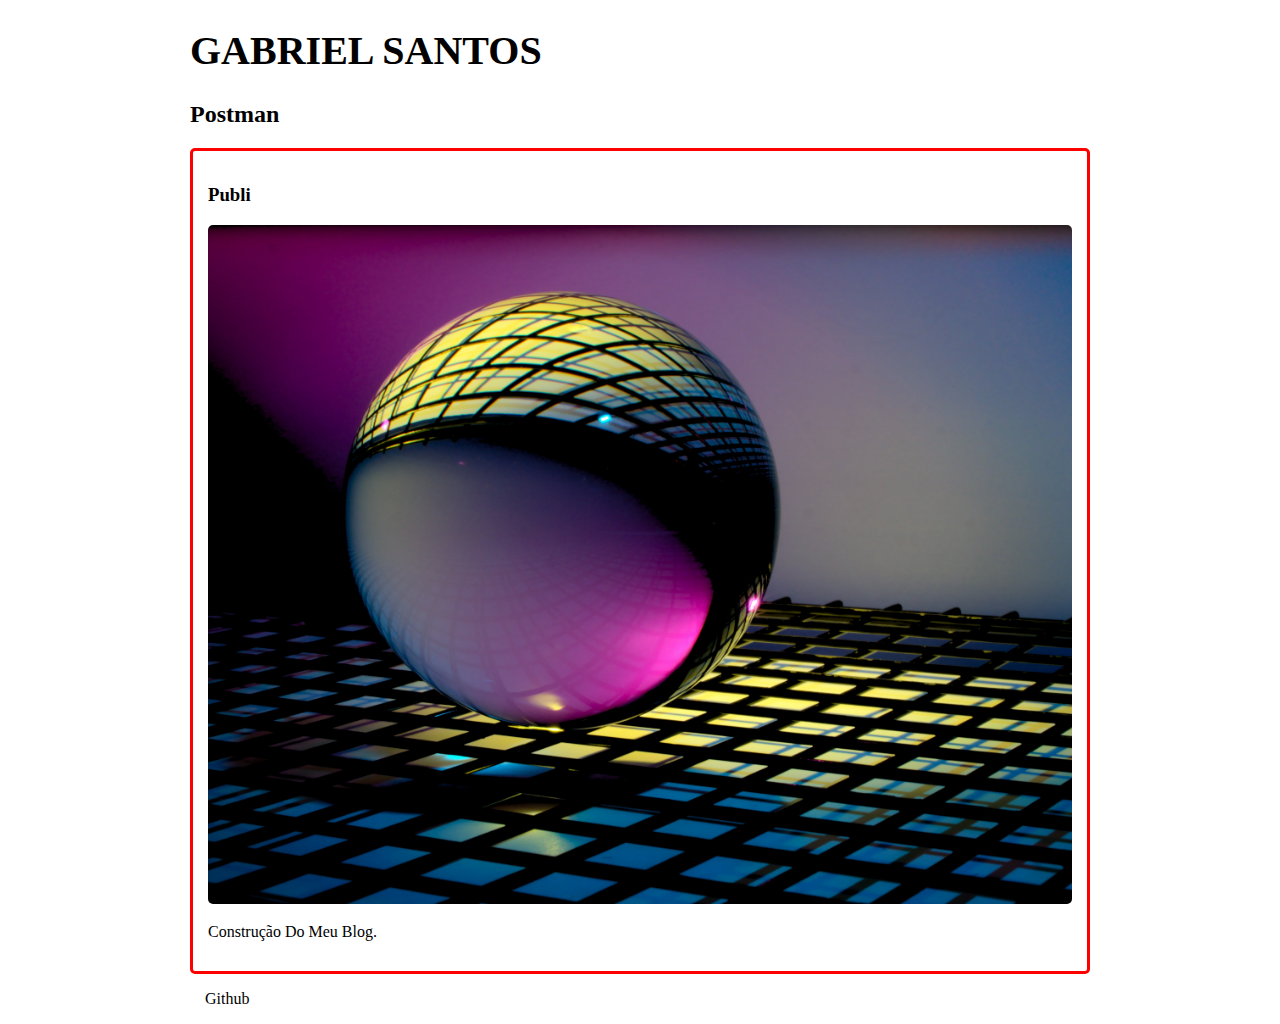
<file: index.html>
<!DOCTYPE html>
<html lang="pt-br">
<head>
    <meta charset="UTF-8">
    <meta http-equiv="X-UA-Compatible" content="IE=edge">
    <meta name="viewport" content="width=device-width, initial-scale=1.0">
    <title>Bootcamp Front</title>
    <link rel="stylesheet" href="style.css">
</head>

<body>
        <header>
            <h1 id="title">Gabriel Santos</h1>
        </header>
    
    <section>
    
        <header>
            <h2 class="subtitle">Postman</h2>
        </header>
            <article class="post">
        <header>
            <h3 class="post_tittle">Publi</h3>
            <img src="cod.jpg" class="post_image">
        </header>
        <p class="post_content">
            Construção do meu blog.
        </p>
            </article>

    </section>
    <footer>
        <ul class="contact_list">
            <li>
                <a href="https://github.com/GabrielSantos22" target="_blank">Github</a>
            </li>
        </ul>
    </footer>

</body>
</html>
</file>
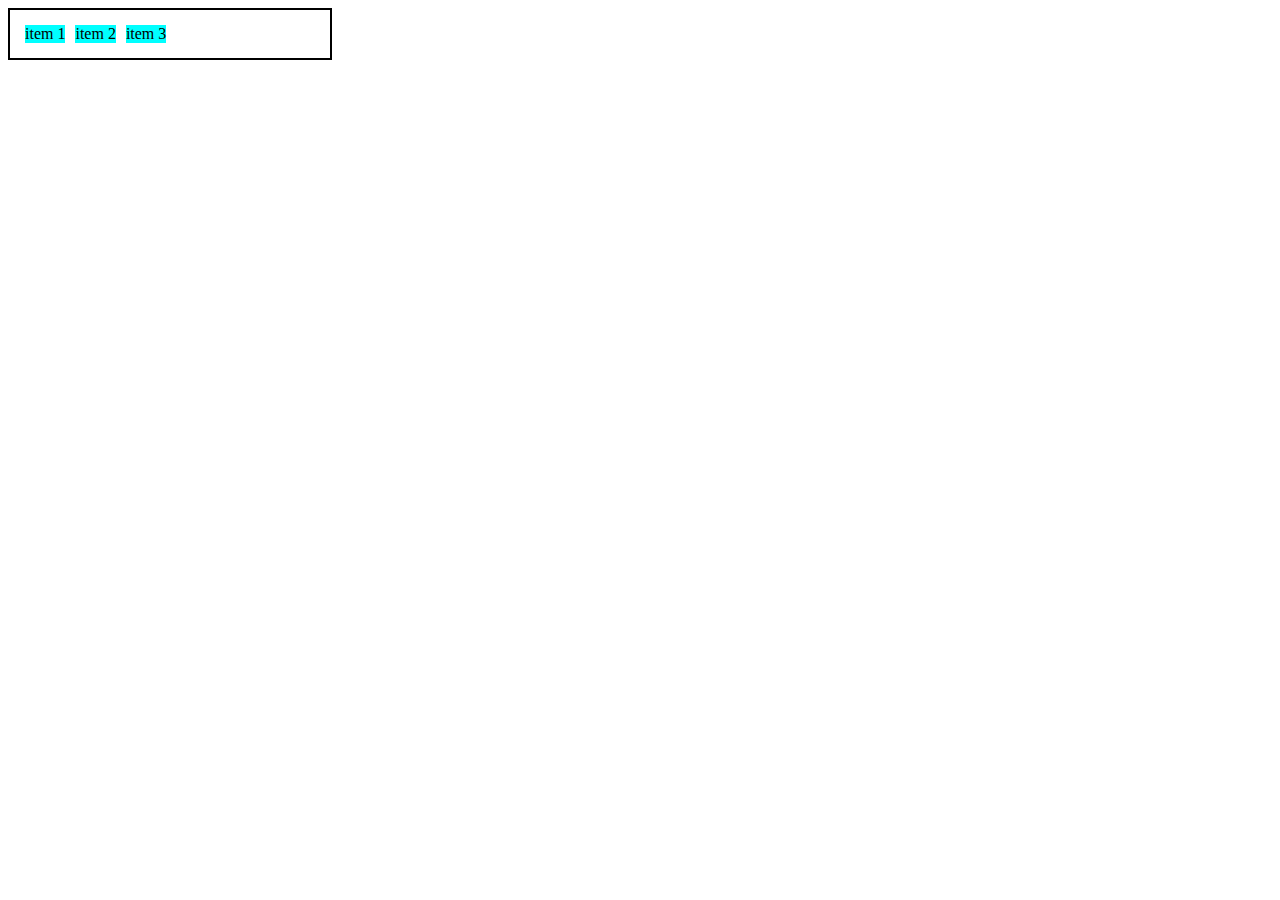
<file: display-flex.html>
<!DOCTYPE html>
<html lang="pt-br">
<head>
    <meta charset="UTF-8">
    <meta http-equiv="X-UA-Compatible" content="IE=edge">
    <meta name="viewport" content="width=device-width, initial-scale=1.0">
    <title>Fundamentos Flexbox</title>
    <style>
        .flex{
            max-width: 300px;
            padding: 10px;
            border: 2px solid black;
            display: flex;
        }

        .item{
            background-color: aqua;
            margin: 5px;
        }
    </style>
</head>
<body>
    <div class="flex">
        <div class="item">item 1</div>
        <div class="item">item 2</div>
        <div class="item">item 3</div>
    </div>
</body>
</html>
</file>
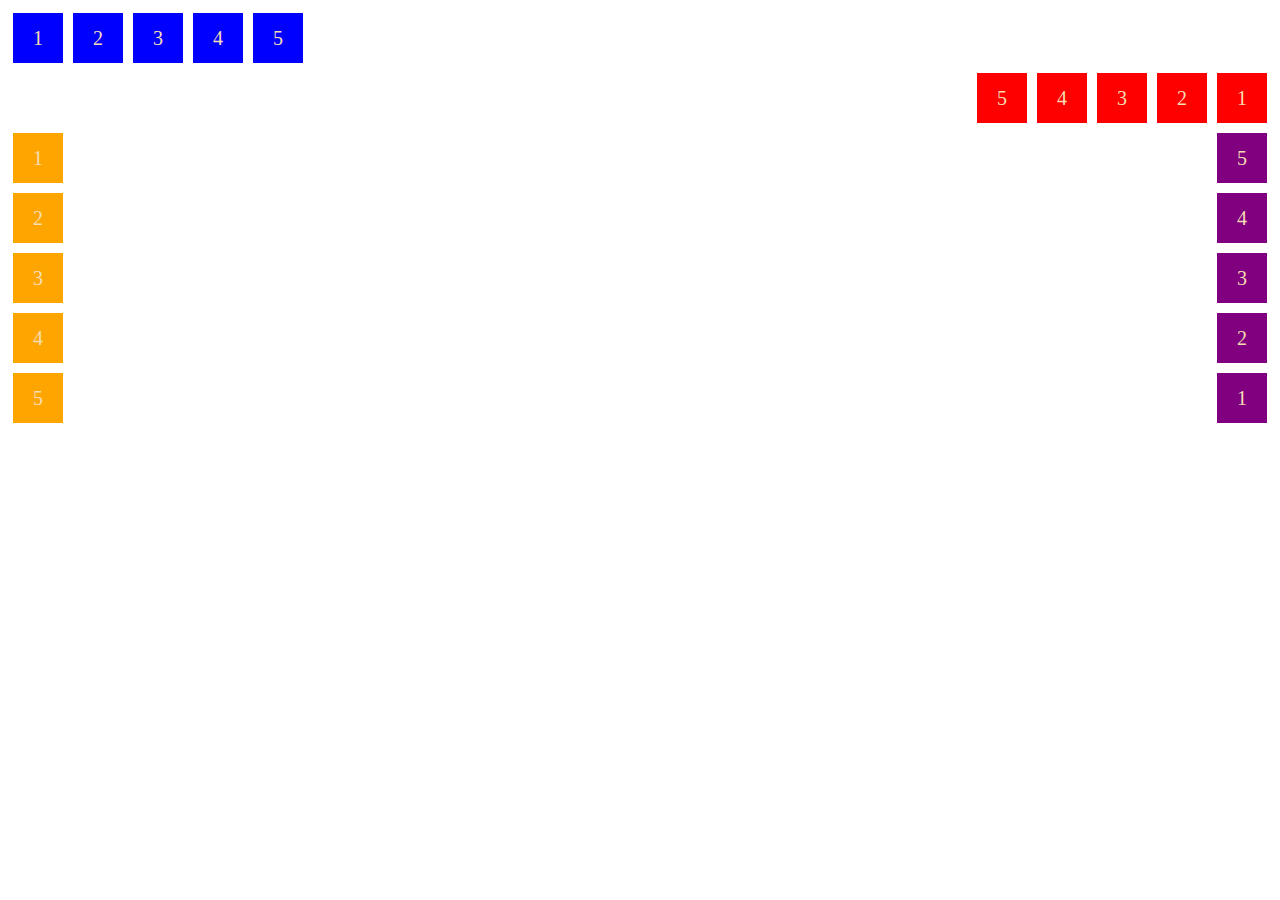
<file: flex-direction.html>
<!DOCTYPE html>
<html lang="pt-br">
<head>
    <meta charset="UTF-8">
    <meta http-equiv="X-UA-Compatible" content="IE=edge">
    <meta name="viewport" content="width=device-width, initial-scale=1.0">
    <title>Fundamentos Flex Direction</title>

    <style>
        .flex-container{
            margin: 0;
            padding: 0;
            display: flex;
            list-style: none;
        }

        .flex-item{
            background: blue;
            height: 50px;
            width: 50px;
            line-height: 50px;
            font-size: 20px;
            color: wheat;
            text-align: center;
            margin: 5px;
        }

        .row{
            flex-direction: row;
        }

        .row-reverse{
            flex-direction: row-reverse;
        }

        .row-reverse li{
            background-color: red;
        }

        .column{
            float: left;
            flex-direction: column;
        }

        .column li{
            background: orange;
        }

        .column-reverse{
            float: right;
            flex-direction: column-reverse;
        }

        .column-reverse li{
            background: purple;
        }

    </style>
</head>
<body>
    <ul class="flex-container row">
        <li class="flex-item">1</li>
        <li class="flex-item">2</li>
        <li class="flex-item">3</li>
        <li class="flex-item">4</li>
        <li class="flex-item">5</li>
    </ul>

    <ul class="flex-container row-reverse">
        <li class="flex-item">1</li>
        <li class="flex-item">2</li>
        <li class="flex-item">3</li>
        <li class="flex-item">4</li>
        <li class="flex-item">5</li>
    </ul>

    <ul class="flex-container column">
        <li class="flex-item">1</li>
        <li class="flex-item">2</li>
        <li class="flex-item">3</li>
        <li class="flex-item">4</li>
        <li class="flex-item">5</li>
    </ul>

    <ul class="flex-container column-reverse">
        <li class="flex-item">1</li>
        <li class="flex-item">2</li>
        <li class="flex-item">3</li>
        <li class="flex-item">4</li>
        <li class="flex-item">5</li>
    </ul>
</body>
</html>
</file>
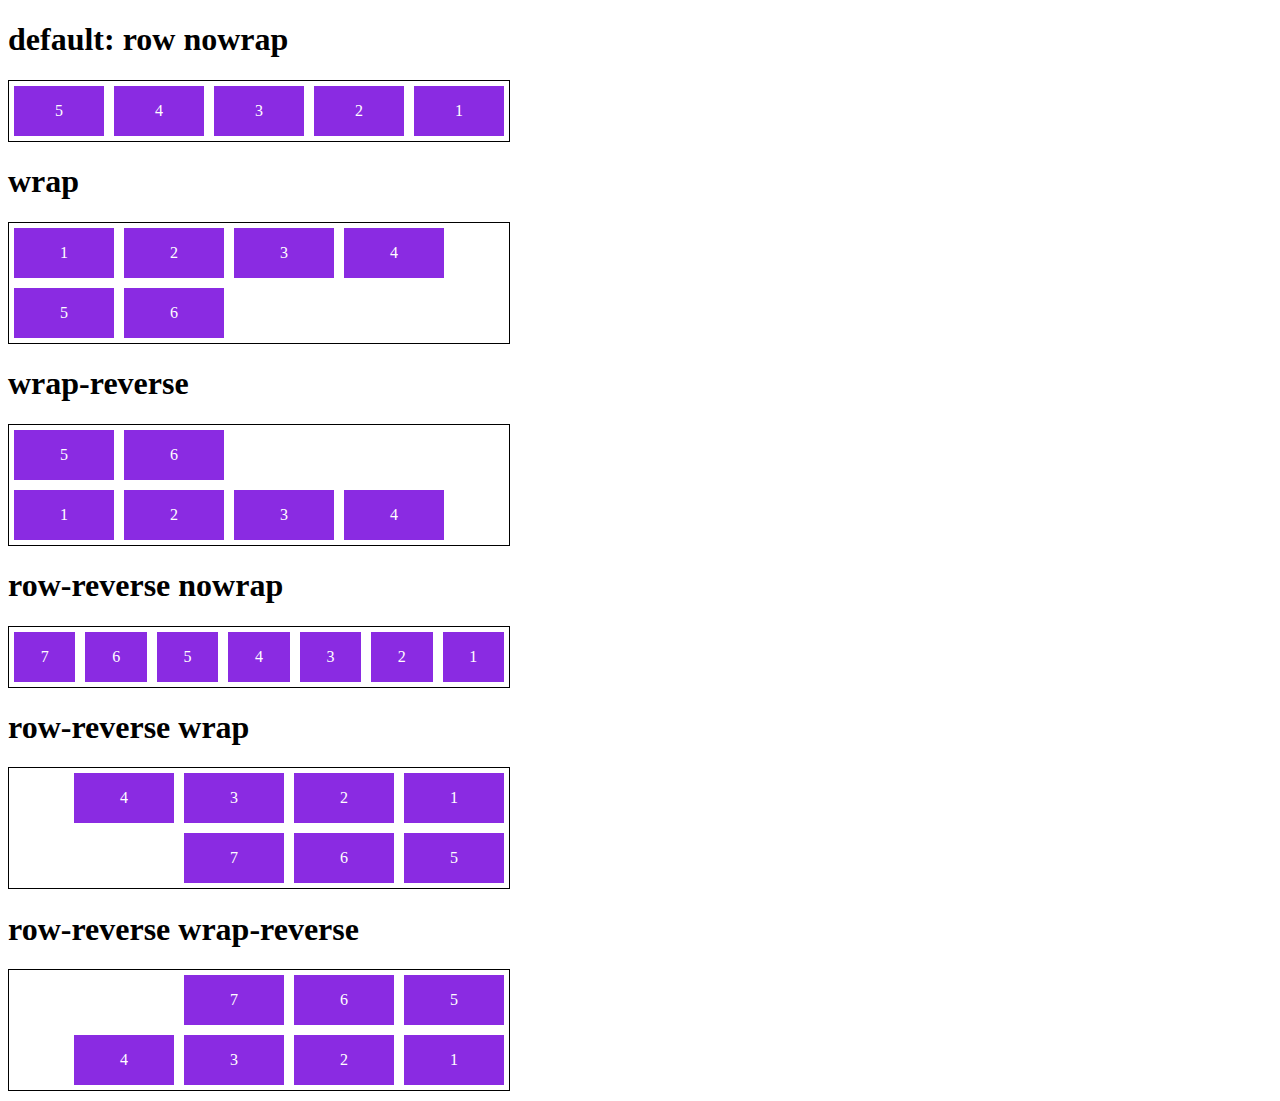
<file: flex-flow.html>
<!DOCTYPE html>
<html lang="pt-br">
<head>
    <meta charset="UTF-8">
    <meta http-equiv="X-UA-Compatible" content="IE=edge">
    <meta name="viewport" content="width=device-width, initial-scale=1.0">
    <title>Fundamentos Flex flow</title>

    <style>
        .flex-container{
            display: flex;
            border: 1px solid black;
            max-width: 500px;
            margin-bottom: 10px;
        }

        .default{
            flex-flow: row-reverse;
        }

        .wrap{
            flex-flow: row wrap;
        }

        .wrap-reverse{
            flex-flow: row wrap-reverse;
        }

        .r-nowrap{
            flex-flow: row-reverse nowrap;
        }

        .r-wrap{
            flex-flow: row-reverse wrap;
        }

        .rr-wrap{
            flex-flow: row-reverse wrap-reverse;
        }

        .item{
            background-color: blueviolet;
            margin: 5px;
            color: white;
            text-align: center;
            width: 100px;
            height: 50px;
            line-height: 50px;
        }
    </style>
</head>
<body>
    <h1>default: row nowrap</h1>
    <div class="flex-container default">
        <div class="item">1</div>
        <div class="item">2</div>
        <div class="item">3</div>
        <div class="item">4</div>
        <div class="item">5</div>
    </div>

    <h1>wrap</h1>
    <div class="flex-container wrap">
        <div class="item">1</div>
        <div class="item">2</div>
        <div class="item">3</div>
        <div class="item">4</div>
        <div class="item">5</div>
        <div class="item">6</div>
    </div>

    <h1>wrap-reverse</h1>
    <div class="flex-container wrap-reverse">
        <div class="item">1</div>
        <div class="item">2</div>
        <div class="item">3</div>
        <div class="item">4</div>
        <div class="item">5</div>
        <div class="item">6</div>
    </div>

    <h1>row-reverse nowrap</h1>
    <div class="flex-container r-nowrap">
        <div class="item">1</div>
        <div class="item">2</div>
        <div class="item">3</div>
        <div class="item">4</div>
        <div class="item">5</div>
        <div class="item">6</div>
        <div class="item">7</div>
    </div>

    <h1>row-reverse wrap</h1>
    <div class="flex-container r-wrap">
        <div class="item">1</div>
        <div class="item">2</div>
        <div class="item">3</div>
        <div class="item">4</div>
        <div class="item">5</div>
        <div class="item">6</div>
        <div class="item">7</div>
    </div>

    <h1>row-reverse wrap-reverse</h1>
    <div class="flex-container rr-wrap">
        <div class="item">1</div>
        <div class="item">2</div>
        <div class="item">3</div>
        <div class="item">4</div>
        <div class="item">5</div>
        <div class="item">6</div>
        <div class="item">7</div>
    </div>
</body>
</html>
</file>
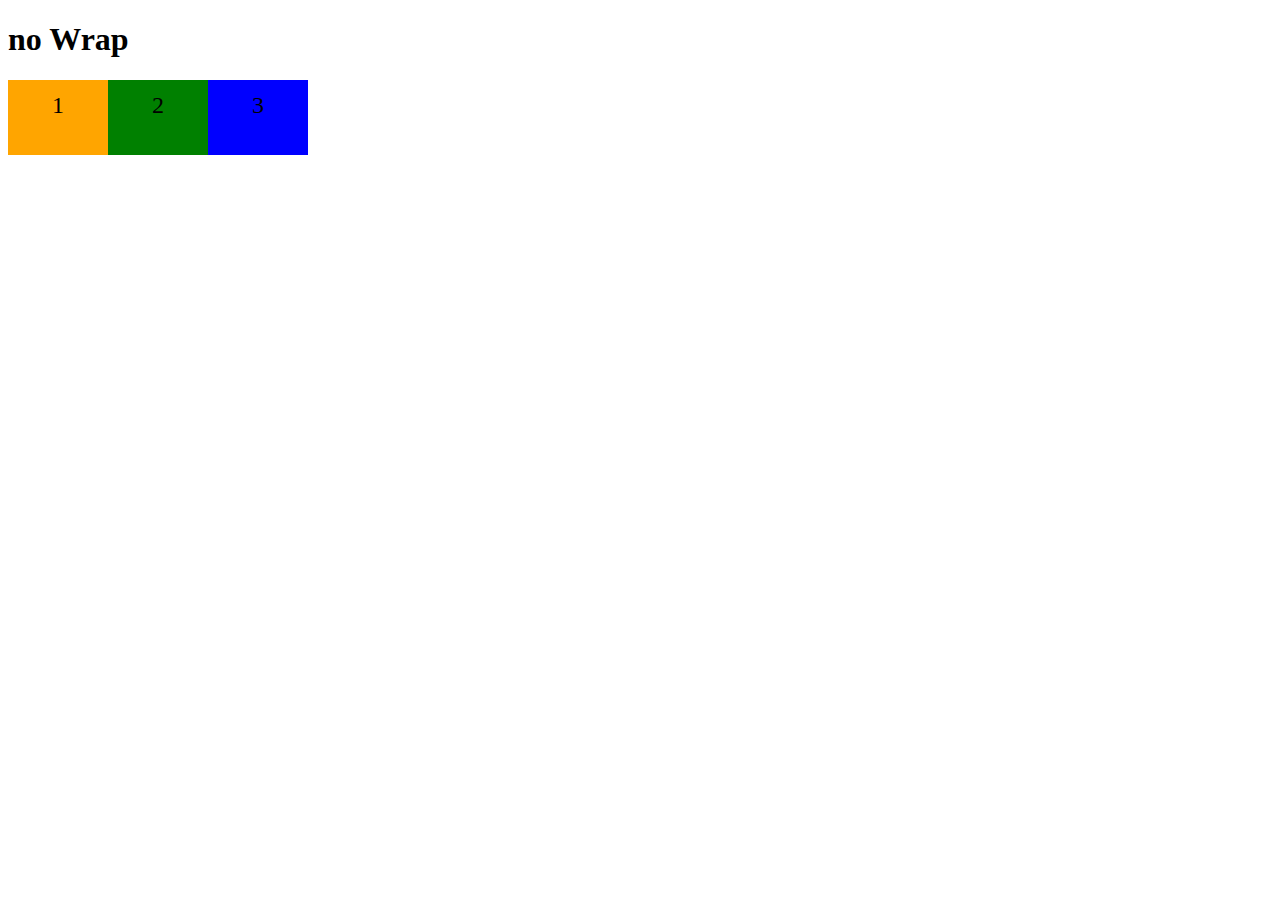
<file: flex-wrap.html>
<!DOCTYPE html>
<html lang="pt-br">
<head>
    <meta charset="UTF-8">
    <meta http-equiv="X-UA-Compatible" content="IE=edge">
    <meta name="viewport" content="width=device-width, initial-scale=1.0">
    <title>Fundamentos Flex Wrap</title>

    <style>
        .flex-container{
            display: flex;
            height: 150px;
        }

        .item{
            font-size: 24px;
            height: 50%;
            text-align: center;
            width: 100px;
            line-height: 50px;
        }

        .nowrap{
            flex-wrap: nowrap;
        }

        .blue{
            background-color: blue;
        }

        .green{
            background-color: green;
        }

        .orange{
            background-color: orange;
        }
    </style>
</head>
<body>
    <h1>no Wrap</h1>

    <div class="flex-container">
        <div class="item orange">1</div>
        <div class="item green">2</div>
        <div class="item blue">3</div>
    </div>
</body>
</html>
</file>
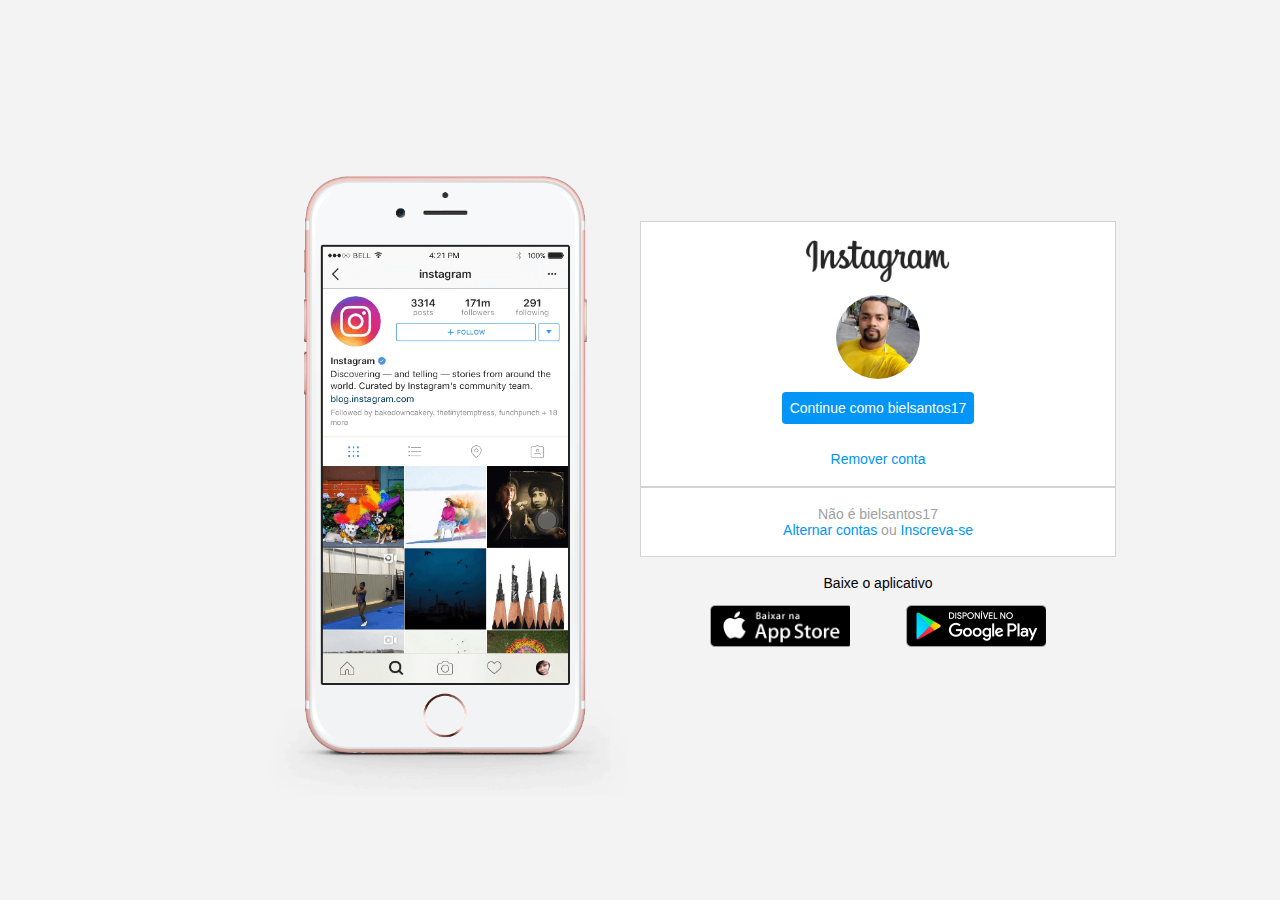
<file: instagram.html>
<!DOCTYPE html>
<html lang="pt-br">
<head>
    <meta charset="UTF-8">
    <meta name="viewport" content="width=device-width, initial-scale=1.0">
    <link rel="stylesheet" href="instagram-style.css">
    <title>Instagram</title>
</head>
<body>
    <div class="instagram-wrapper">
        <div class="instagram-phone">
            <img src="iphone.png" alt="Instagram Phone">
        </div>
        <div class="instagram-continue">
            <div class="group">
                <img src="InstagramLogo.png" class="instagram-logo" alt="Instagram logo">
                <div class="profile-photo">
                    <img src="bielsantos.jpg" alt="foto do perfil">
                </div>
                <a href="#" class="instagram-login">Continue como bielsantos17</a>
                <a href="#" class="instagram-logout">Remover conta</a>
            </div>
            <div class="group">
                <p class="not-account">Não é bielsantos17</p>
                <p class="not-account"> 
                    <span class="link-blue">Alternar contas</span>
                    ou
                    <span class="link-blue">Inscreva-se</span>
                </p>
            </div>
            <div class="get-the-app">
                <p class="get-app">Baixe o aplicativo</p>
                <div class="download">
                    <a href="#" class="app-download"></a>
                    <a href="#" class="app-download"></a>
                </div>
            </div>
        </div>
    </div>
</body>
</html>
</file>
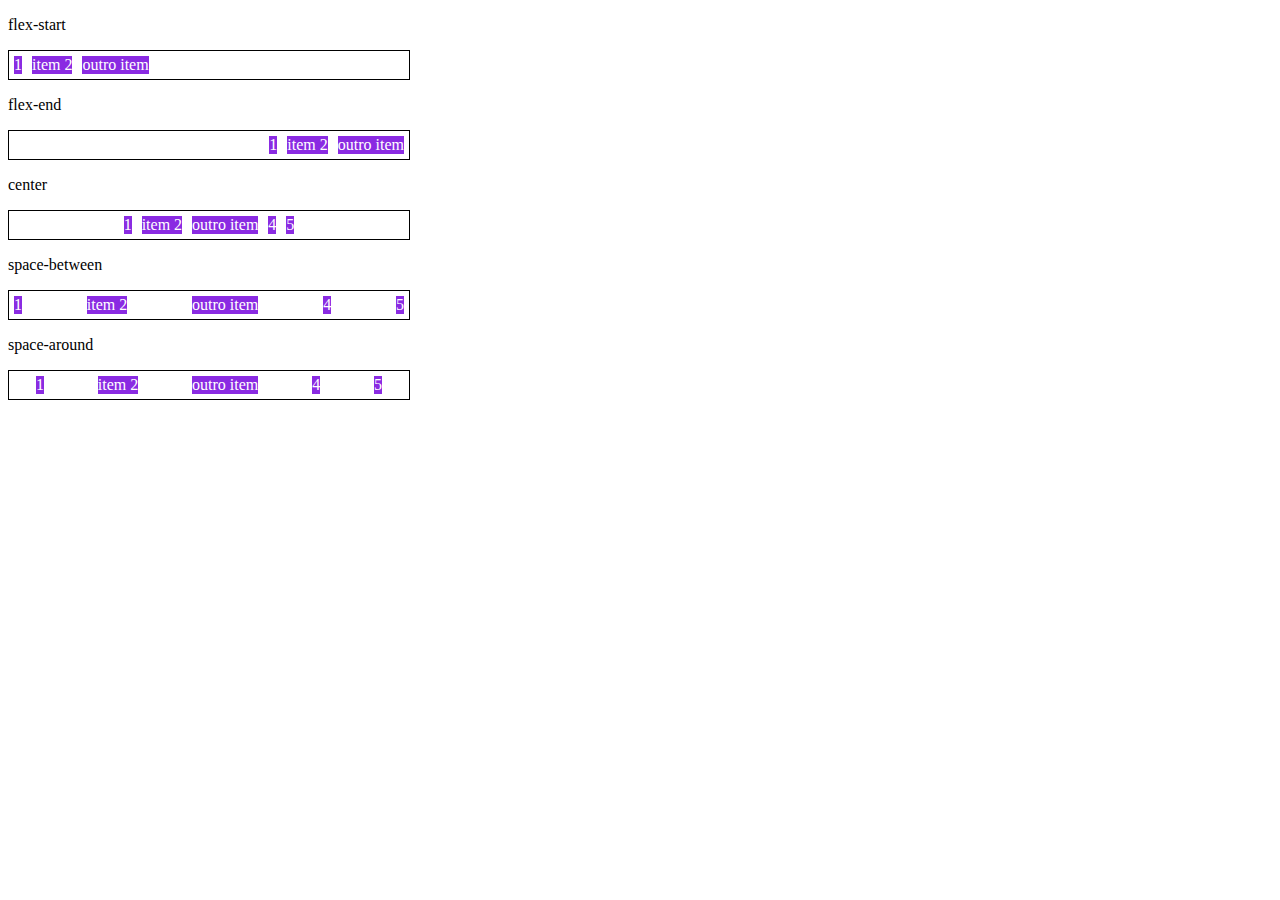
<file: justify-content.html>
<!DOCTYPE html>
<html lang="pt-br">
<head>
    <meta charset="UTF-8">
    <meta http-equiv="X-UA-Compatible" content="IE=edge">
    <meta name="viewport" content="width=device-width, initial-scale=1.0">
    <title>Fundamentos Justify content parte 1</title>
    <style>
        .container{
            max-width: 400px;
            border: 1px solid black;
            margin: 0;
            display: flex;
            margin-bottom: 10px;
        }

        .item{
            background-color: blueviolet;
            margin: 5px;
            text-align: center;
            color: white;
        }

        .flex-start{
            justify-content: flex-start;
        }

        .flex-end{
            justify-content: flex-end;
        }

        .center{
            justify-content: center;
        }

        .space-between{
            justify-content: space-between;
        }

        .space-around{
            justify-content: space-around;
        }
    </style>
</head>
<body>
    <p>flex-start</p>
    <section class="container flex-start">
        <div class="item">1</div>
        <div class="item">item 2</div>
        <div class="item">outro item</div>
    </section>

    <p>flex-end</p>
    <section class="container flex-end">
        <div class="item">1</div>
        <div class="item">item 2</div>
        <div class="item">outro item</div>
    </section>

    <p>center</p>
    <section class="container center">
        <div class="item">1</div>
        <div class="item">item 2</div>
        <div class="item">outro item</div>
        <div class="item">4</div>
        <div class="item">5</div>
    </section>

    <p>space-between</p>
    <section class="container space-between">
        <div class="item">1</div>
        <div class="item">item 2</div>
        <div class="item">outro item</div>
        <div class="item">4</div>
        <div class="item">5</div>
    </section>

    <p>space-around</p>
    <section class="container space-around">
        <div class="item">1</div>
        <div class="item">item 2</div>
        <div class="item">outro item</div>
        <div class="item">4</div>
        <div class="item">5</div>
    </section>
</body>
</html>
</file>
<file: style.css>
body {
    background: white;
    font-family:Cambria, Cochin, Georgia, Times, 'Times New Roman', serif;
    max-width: 900px;
    margin: auto;
}

#title, .subtitle, .post_title {
    color: black;
}

#title {
    font-size: 40px;
    text-transform: uppercase;
}

a {
    text-decoration: line-through;
    color: black;
}

.post_title {
    font-size: 16px;
    font-style: italic;
}

.post {
    background: white;
    padding: 15px;
    border: 3px solid red;
    margin-bottom: 15px;
    border-radius: 5px;
}

.post_content {
    margin: 0;
    margin-bottom: 15px;
    text-transform: capitalize;
    text-align: justify;
    color: black;
    font-family: Cambria, Cochin, Georgia, Times, 'Times New Roman', serif;
}

.post_image {
    margin-bottom: 15px;
    border-radius: 5px;
    width: 100%;

}

.contact_list {
    list-style-type: none;
    padding-left: 15px;
}

.contact_list li a {
    text-decoration: none;
}
</file>
<file: instagram-style.css>
* {
    padding: 0;
    margin: 0;
    box-sizing: border-box;
    text-decoration: none;
    font-family: sans-serif;
    font-size: 14px;
}

body {
    width: 100%;
    min-width: 100vh;
    background-color: rgb(243, 243, 243);
    margin: 0;
    padding: 0;
    display: flex;
    justify-content: center;
}

.instagram-wrapper {
    display: flex;
    align-items: center;
    justify-content: start;
    width: 60%;
    height: 100vh;
}

.instagram-phone {
    display: flex;
    align-items: center;
    justify-content: center;
    width: 50%;
}

.instagram-phone img {
    height: 50rem;
}

.instagram-continue {
  display: flex;
  align-items: center;
  justify-content: space-around;
  flex-direction: column;  
  width: 50%;
  min-width: 34rem;
}

.group {
    display: flex;
    justify-content: space-between;
    align-items: center;
    flex-direction: column;
    background-color: white;
    width: 100%;
    padding: 1.3rem 0;
    border: 1px solid lightgray;
}

.group:nth-child(1) {
    min-height: 19rem;
}

.instagram-logo {
    height: 3rem;
}

.profile-photo {
    display: flex;
    justify-content: center;
    align-items: center;
    border-radius: 50%;
    overflow: hidden;
}

.profile-photo img {
    height: 6rem;
}

.instagram-login {
    background-color: #0095f6;
    color: #ffffff;
    padding: 8px;
    border-radius: 4px;
}

.instagram-logout {
    color: #0095f6;
    margin-top: 1rem;
}

.not-account {
    color: rgb(160, 160, 160);
}

.link-blue {
    color: #0095f6;
}

.get-the-app {
    display: flex;
    flex-direction: column;
    align-items: center;
    justify-content: center;
    width: 100%;   
    padding: 1.3rem 0;
}

.download {
    display: flex;
    width: 100%;
    justify-content: space-evenly;
    align-items: center;
    padding: 1rem;
}

.app-download {
    height: 3rem;
    width: 10rem;
    background-size: cover;
}

.app-download:nth-child(1) {
    background-image: url('./AppStore-Buttom.png');
}

.app-download:nth-child(2) {
    background-image: url('./GooglePlay-Buttom.png');
}

/* media queries */

@media (max-widht: 1024px) {
    .instagram-wrapper {
        width: 90%;
    }
}

@media (max-widht: 650px) {
    body {
        background-color:#ffffff;
    }

    .instagram-wrapper {
        width: 90%;
    }

    .instagram-phone {
        display: none;
    }

    .instagram-continue {
        width: 100%;
    }

    .group {
        border: 1px solid transparent;
    }
}
</file>
